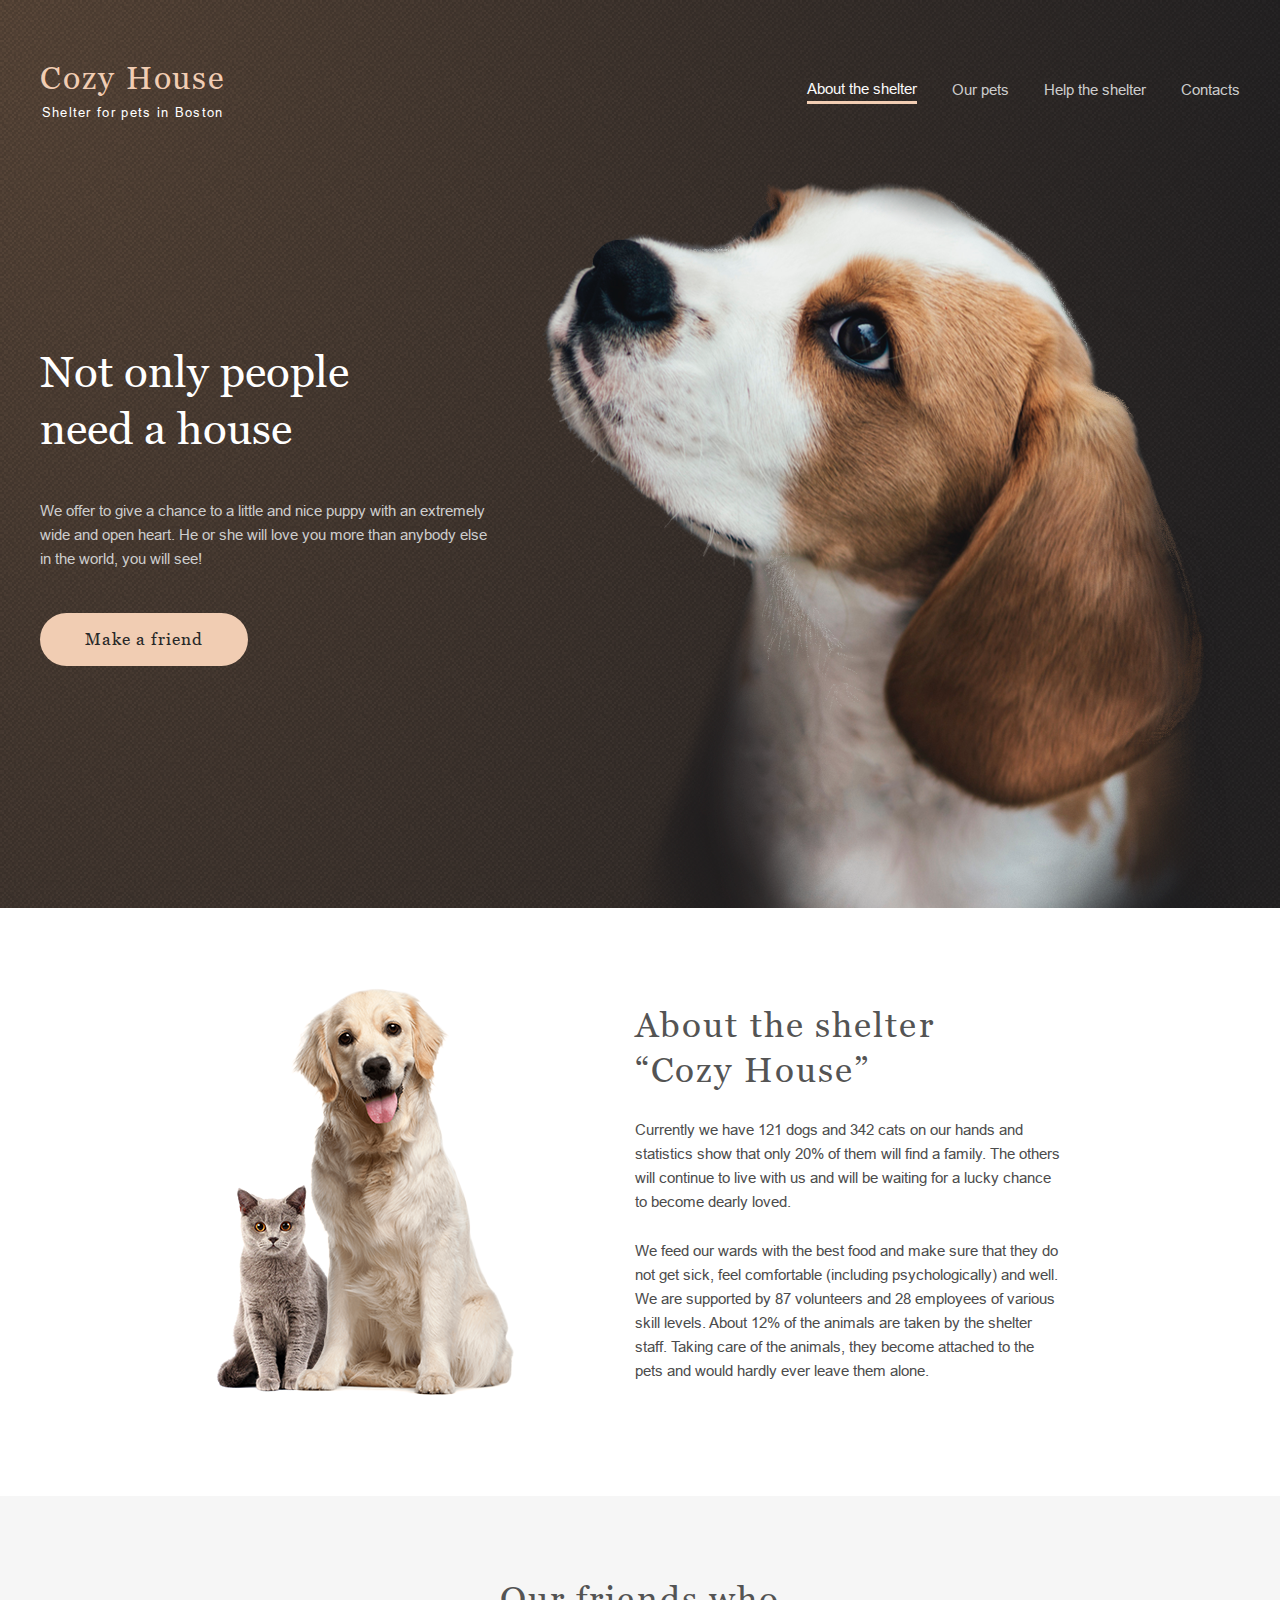
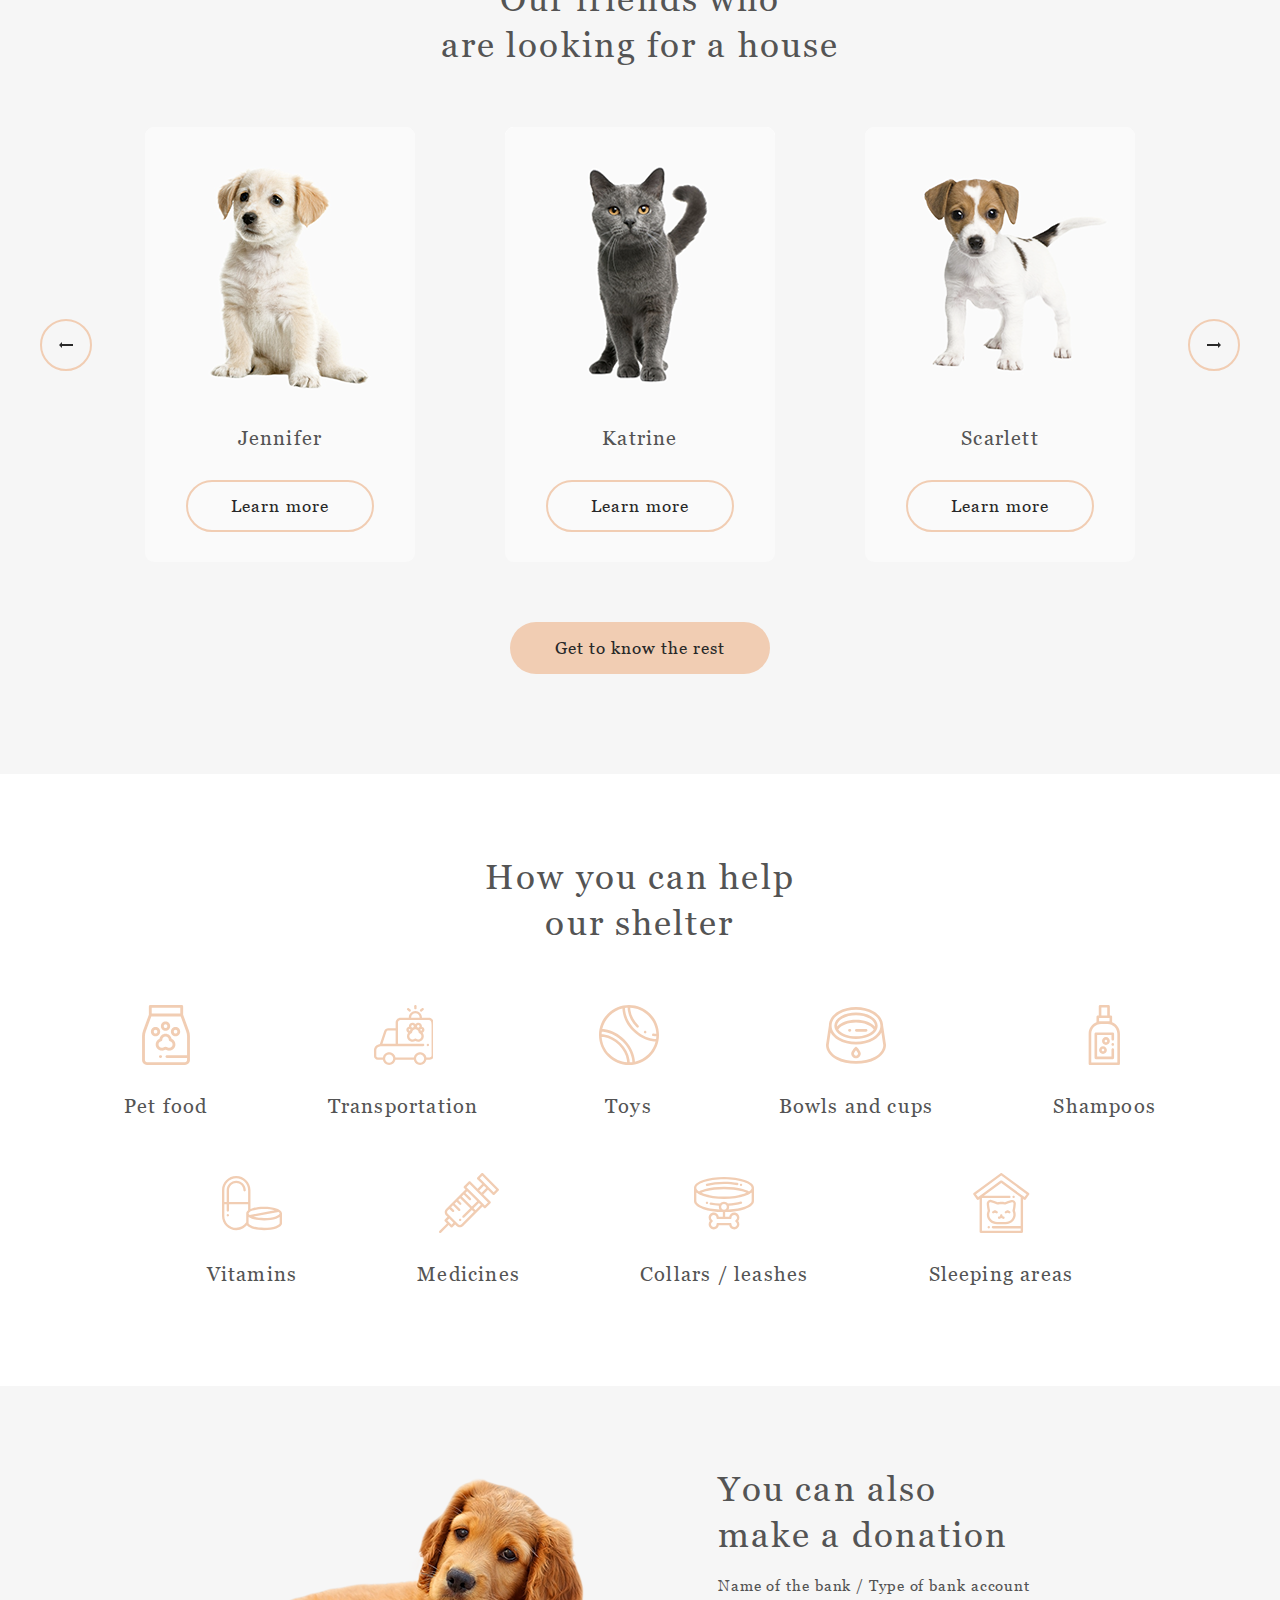
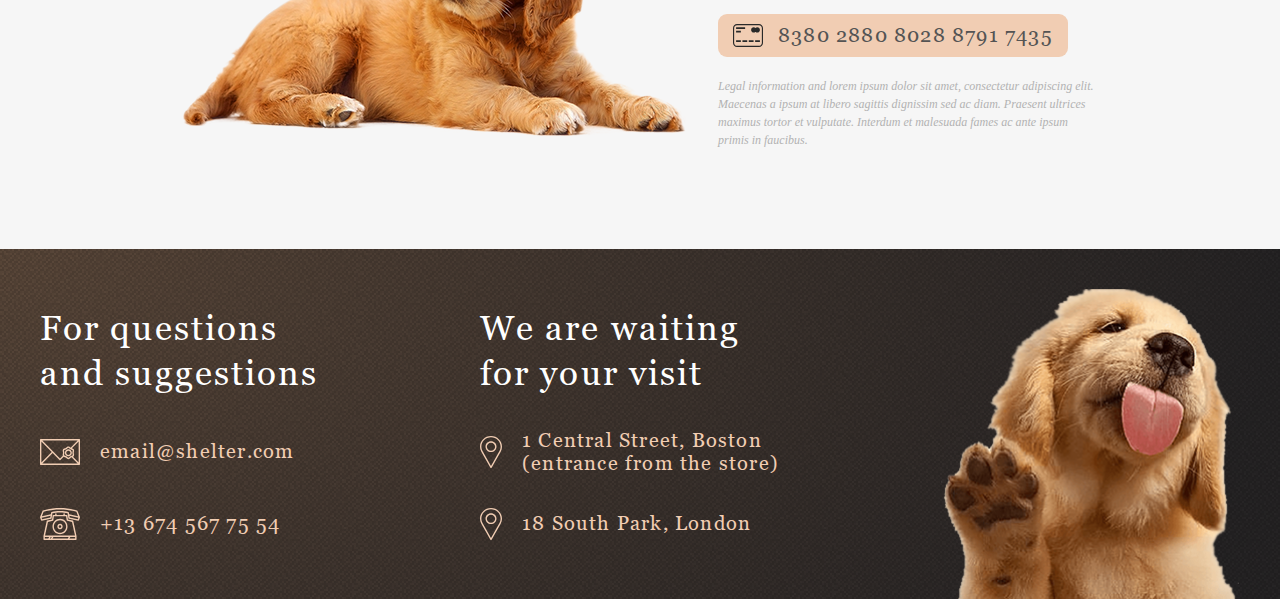
<file: shelter/pages/main/index.html>
<!DOCTYPE html>
<html lang="en">
    <head>
        <meta charset="UTF-8" />
        <meta http-equiv="X-UA-Compatible" content="IE=edge" />
        <meta name="viewport" content="width=device-width, initial-scale=1.0" />
        <title>Shelter</title>

        <link rel="stylesheet" href="./styles/main.css" />
        <link rel="shortcut icon" href="../../assets/favicon.ico" type="image/x-icon" />
    </head>
    <body>
        <header class="header lock-padding">
            <div class="container header-container">
                <div class="header__content">
                    <a class="logo" href="#">
                        <h1 class="title logo__title">Cozy House</h1>
                        <p class="subtitle logo__subtitle">Shelter for pets in Boston</p>
                    </a>
                    <nav class="main-nav">
                        <ul class="nav-list">
                            <li class="nav-list__item nav-list__item_active">
                                <a class="subtitle nav-list__link" href="#">About the shelter</a>
                            </li>
                            <li class="nav-list__item">
                                <a class="subtitle nav-list__link" href="../pets/index.html">Our pets</a>
                            </li>
                            <li class="nav-list__item">
                                <a class="subtitle nav-list__link" href="#help">Help the shelter</a>
                            </li>
                            <li class="nav-list__item">
                                <a class="subtitle nav-list__link" href="#footer">Contacts</a>
                            </li>
                        </ul>
                    </nav>
                    <div class="header__burger">
                        <span class="burger__line"></span>
                    </div>
                </div>
            </div>
        </header>
        <main class="main">
            <section class="start-screen-section lock-padding">
                <div class="container start-screen-container">
                    <div class="start-screen">
                        <div class="start-screen__content">
                            <h2 class="title title_light start-screen__title">Not only people<br />need a house</h2>
                            <p class="subtitle subtitle_light">
                                We offer to give a chance to a little and nice puppy with an extremely wide and open
                                heart. He or she will love you more than anybody else in the world, you will see!
                            </p>
                            <a href="#pets" class="button title button-title">Make a friend</a>
                        </div>
                        <picture>
                            <source
                                srcset="../../assets/images/start-screen-puppy-320.png"
                                type="image/png"
                                media="(max-width:767px)"
                            />
                            <source
                                srcset="../../assets/images/start-screen-puppy-768.png"
                                type="image/png"
                                media="(max-width:1279px)"
                            />
                            <img
                                class="start-screen__img"
                                src="../../assets/images/start-screen-puppy-1280.png"
                                alt="puppy"
                            />
                        </picture>
                    </div>
                </div>
            </section>
            <section class="about-section lock-padding">
                <div class="container about-container">
                    <div class="about">
                        <img class="about__img" src="../../assets/images/about-pets.png" alt="about-pets" />
                        <div class="about__content">
                            <h3 class="title about__title">About the shelter<br />“Cozy House”</h3>
                            <p class="subtitle about__description">
                                Currently we have 121 dogs and 342 cats on our hands and statistics show that only 20%
                                of them will find a family. The others will continue to live with us and will be waiting
                                for a lucky chance to become dearly loved.
                            </p>
                            <p class="subtitle about__description">
                                We feed our wards with the best food and make sure that they do not get sick, feel
                                comfortable (including psychologically) and well. We are supported by 87 volunteers and
                                28 employees of various skill levels. About 12% of the animals are taken by the shelter
                                staff. Taking care of the animals, they become attached to the pets and would hardly
                                ever leave them alone.
                            </p>
                        </div>
                    </div>
                </div>
            </section>
            <section class="pets-section lock-padding" id="pets">
                <div class="container pets-container">
                    <div class="pets">
                        <h3 class="title pets__title">Our friends who<br />are looking for a house</h3>
                        <div class="pets-slider">
                            <div class="round-button left-arrow"></div>
                            <div class="pets-slider-container">
                                <ul class="pets-slider__list"></ul>
                            </div>
                            <div class="round-button right-arrow"></div>
                        </div>
                        <a class="button title button-title" href="../pets/index.html">Get to know the rest</a>
                    </div>
                </div>
            </section>
            <section class="help-section lock-padding" id="help">
                <div class="container help-container">
                    <div class="help">
                        <h3 class="title help__title">How you can help<br />our shelter</h3>
                        <ul class="help-list">
                            <li class="help-list__item">
                                <svg class="help-icon">
                                    <use xlink:href="../../assets/icons/help-icon-sprite.svg#icon-pet-food"></use>
                                </svg>
                                <h4 class="title help-icon__title">Pet food</h4>
                            </li>
                            <li class="help-list__item">
                                <svg class="help-icon">
                                    <use xlink:href="../../assets/icons/help-icon-sprite.svg#icon-transportation"></use>
                                </svg>
                                <h4 class="title help-icon__title">Transportation</h4>
                            </li>
                            <li class="help-list__item">
                                <svg class="help-icon">
                                    <use xlink:href="../../assets/icons/help-icon-sprite.svg#icon-toys"></use>
                                </svg>
                                <h4 class="title help-icon__title">Toys</h4>
                            </li>
                            <li class="help-list__item">
                                <svg class="help-icon">
                                    <use xlink:href="../../assets/icons/help-icon-sprite.svg#icon-bowls-and-cups"></use>
                                </svg>
                                <h4 class="title help-icon__title">Bowls and cups</h4>
                            </li>
                            <li class="help-list__item">
                                <svg class="help-icon">
                                    <use xlink:href="../../assets/icons/help-icon-sprite.svg#icon-shampoos"></use>
                                </svg>
                                <h4 class="title help-icon__title">Shampoos</h4>
                            </li>
                            <li class="help-list__item">
                                <svg class="help-icon">
                                    <use xlink:href="../../assets/icons/help-icon-sprite.svg#icon-vitamins"></use>
                                </svg>
                                <h4 class="title help-icon__title">Vitamins</h4>
                            </li>
                            <li class="help-list__item">
                                <svg class="help-icon">
                                    <use xlink:href="../../assets/icons/help-icon-sprite.svg#icon-medicines"></use>
                                </svg>
                                <h4 class="title help-icon__title">Medicines</h4>
                            </li>
                            <li class="help-list__item">
                                <svg class="help-icon">
                                    <use
                                        xlink:href="../../assets/icons/help-icon-sprite.svg#icon-collars-leashes"
                                    ></use>
                                </svg>
                                <h4 class="title help-icon__title">Collars / leashes</h4>
                            </li>
                            <li class="help-list__item">
                                <svg class="help-icon">
                                    <use xlink:href="../../assets/icons/help-icon-sprite.svg#icon-sleeping-area"></use>
                                </svg>
                                <h4 class="title help-icon__title">Sleeping areas</h4>
                            </li>
                        </ul>
                    </div>
                </div>
            </section>
            <section class="donation-section lock-padding">
                <div class="container donation-container">
                    <div class="donation">
                        <img class="donation__img" src="../../assets/images/donation-dog.png" alt="dog" />
                        <div class="donation__content">
                            <h3 class="title donation__title">You can also<br />make a donation</h3>
                            <h5 class="title donation__info">Name of the bank / Type of bank account</h5>
                            <div class="button donation-card">
                                <div class="donation-card__icon"></div>
                                <a class="donation-card__link" href="#"
                                    ><h4 class="title donation-card__number">8380 2880 8028 8791 7435</h4>
                                </a>
                            </div>
                            <p class="subtitle-s donation__additional-info">
                                Legal information and lorem ipsum dolor sit amet, consectetur adipiscing elit. Maecenas
                                a ipsum at libero sagittis dignissim sed ac diam. Praesent ultrices maximus tortor et
                                vulputate. Interdum et malesuada fames ac ante ipsum primis in faucibus.
                            </p>
                        </div>
                    </div>
                </div>
            </section>
        </main>
        <footer class="footer lock-padding" id="footer">
            <div class="container footer-container">
                <div class="footer-content">
                    <div class="footer-content__item contacts">
                        <h3 class="title title_light cotacts__title">For questions and suggestions</h3>
                        <a class="contacts__email" href="mailto:email@shelter.com">
                            <div class="email-icon"></div>
                            <h4 class="title email-link">email@shelter.com</h4>
                        </a>
                        <a class="contacts__tel" href="tel:+136745677554">
                            <div class="tel-icon"></div>
                            <h4 class="title tel-link">+13 674 567 75 54</h4>
                        </a>
                    </div>
                    <div class="footer-content__item location">
                        <h3 class="title title_light location__title">We are waiting for your visit</h3>
                        <a class="location__item" target="_blank" href="https://goo.gl/maps/Nd3vCdR5hA9mJqNJ8">
                            <div class="location-icon"></div>
                            <h4 class="title location-address">
                                1 Central Street, Boston<br />(entrance from the store)
                            </h4>
                        </a>
                        <a class="location__item" target="_blank" href="https://goo.gl/maps/wVuwAP1SpZK8TBHQ6">
                            <div class="location-icon"></div>
                            <h4 class="title location-address">18 South Park, London</h4>
                        </a>
                    </div>
                    <img class="footer-content__img" src="../../assets/images/footer-puppy.png" alt="puppy" />
                </div>
            </div>
        </footer>

        <div class="popup popup_pets">
            <div class="popup__body">
                <div class="popup__content">
                    <button class="popup__close round-button"></button>
                </div>
            </div>
        </div>

        <script type="module" src="./scripts/index.js"></script>
    </body>
</html>
</file>
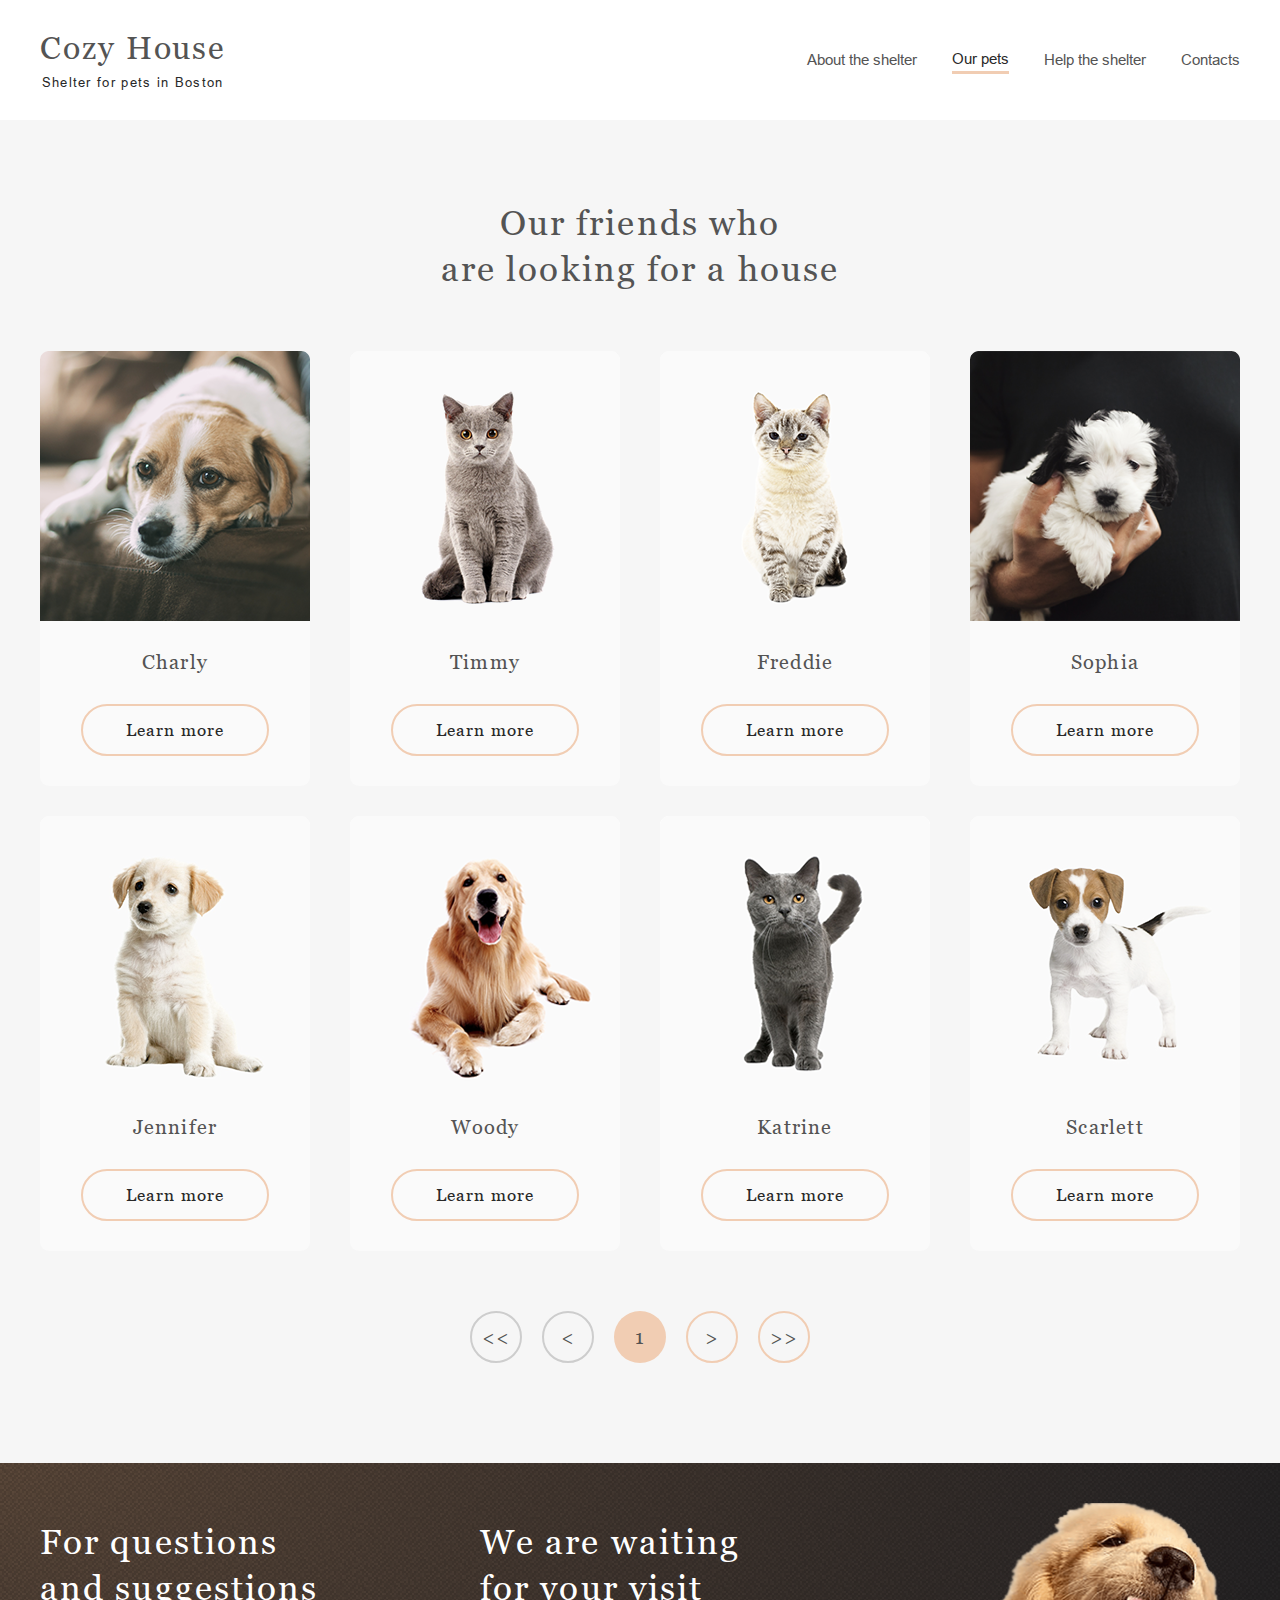
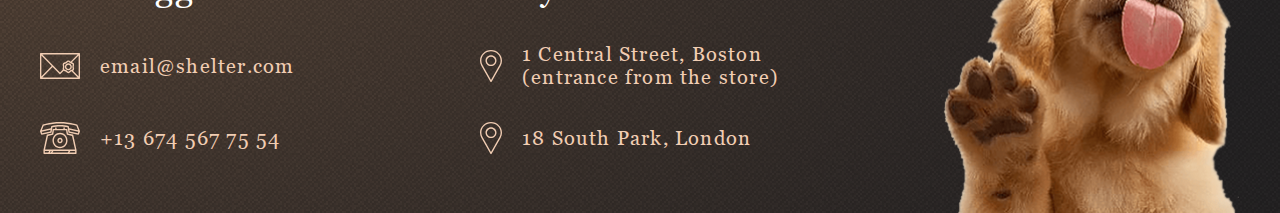
<file: shelter/pages/pets/index.html>
<!DOCTYPE html>
<html lang="en">
    <head>
        <meta charset="UTF-8" />
        <meta http-equiv="X-UA-Compatible" content="IE=edge" />
        <meta name="viewport" content="width=device-width, initial-scale=1.0" />
        <title>Shelter</title>

        <link rel="stylesheet" href="./styles/main.css" />
        <link rel="shortcut icon" href="../../assets/favicon.ico" type="image/x-icon" />
    </head>
    <body>
        <header class="header lock-padding">
            <div class="container header-container">
                <div class="header__content">
                    <a class="logo" href="../main/index.html">
                        <h1 class="title logo__title">Cozy House</h1>
                        <p class="subtitle logo__subtitle">Shelter for pets in Boston</p>
                    </a>
                    <nav class="main-nav">
                        <ul class="nav-list">
                            <li class="nav-list__item">
                                <a class="subtitle nav-list__link" href="../main/index.html"> About the shelter </a>
                            </li>
                            <li class="nav-list__item nav-list__item_active">
                                <a class="subtitle nav-list__link" href="#">Our pets</a>
                            </li>
                            <li class="nav-list__item">
                                <a class="subtitle nav-list__link" href="../main/index.html#help">Help the shelter</a>
                            </li>
                            <li class="nav-list__item">
                                <a class="subtitle nav-list__link" href="#footer">Contacts</a>
                            </li>
                        </ul>
                    </nav>
                    <div class="header__burger">
                        <span class="burger__line"></span>
                    </div>
                </div>
            </div>
        </header>
        <main class="main">
            <section class="pets-section lock-padding" id="pets">
                <div class="container pets-container">
                    <div class="pets">
                        <h3 class="title pets__title">Our friends who<br />are looking for a house</h3>
                        <div class="pets-slider">
                            <ul class="pets-slider__list"></ul>
                        </div>
                        <div class="pagination pets-pagination">
                            <div class="round-button round-button_nonactive pagination__first">
                                <h4 class="title"><<</h4>
                            </div>
                            <div class="round-button round-button_nonactive pagination__left">
                                <h4 class="title"><</h4>
                            </div>
                            <div class="round-button pagination__index">
                                <h4 class="title">1</h4>
                            </div>
                            <div class="round-button pagination__right">
                                <h4 class="title">></h4>
                            </div>
                            <div class="round-button pagination__last">
                                <h4 class="title">>></h4>
                            </div>
                        </div>
                    </div>
                </div>
            </section>
        </main>
        <footer class="footer lock-padding" id="footer">
            <div class="container footer-container">
                <div class="footer-content">
                    <div class="footer-content__item contacts">
                        <h3 class="title title_light cotacts__title">For questions and suggestions</h3>
                        <a class="contacts__email" href="mailto:email@shelter.com">
                            <div class="email-icon"></div>
                            <h4 class="title email-link">email@shelter.com</h4>
                        </a>
                        <a class="contacts__tel" href="tel:+136745677554">
                            <div class="tel-icon"></div>
                            <h4 class="title tel-link">+13 674 567 75 54</h4>
                        </a>
                    </div>
                    <div class="footer-content__item location">
                        <h3 class="title title_light location__title">We are waiting for your visit</h3>
                        <a class="location__item" target="_blank" href="https://goo.gl/maps/Nd3vCdR5hA9mJqNJ8">
                            <div class="location-icon"></div>
                            <h4 class="title location-address">
                                1 Central Street, Boston<br />(entrance from the store)
                            </h4>
                        </a>
                        <a class="location__item" target="_blank" href="https://goo.gl/maps/wVuwAP1SpZK8TBHQ6">
                            <div class="location-icon"></div>
                            <h4 class="title location-address">18 South Park, London</h4>
                        </a>
                    </div>
                    <img class="footer-content__img" src="../../assets/images/footer-puppy.png" alt="puppy" />
                </div>
            </div>
        </footer>

        <div class="popup popup_pets">
            <div class="popup__body">
                <div class="popup__content">
                    <button class="popup__close round-button"></button>
                </div>
            </div>
        </div>

        <script type="module" src="./scripts/index.js"></script>
    </body>
</html>
</file>
<file: shelter/pages/main/styles/main.css>
@charset "UTF-8";
/* Указываем box sizing */
*,
*::before,
*::after {
  -webkit-box-sizing: border-box;
          box-sizing: border-box;
  -webkit-transition: all 0.2s ease-in;
  transition: all 0.2s ease-in;
}

/* Убираем внутренние отступы */
ul[class],
ol[class] {
  padding: 0;
}

/* Убираем внешние отступы */
body,
h1,
h2,
h3,
h4,
h5,
h6,
p,
ul[class],
ol[class],
li,
figure,
figcaption,
blockquote,
dl,
dd {
  margin: 0;
}

/* Удаляем стандартную стилизацию для всех ul и il, у которых есть атрибут class*/
ul[class],
ol[class] {
  list-style: none;
}

/* Элементы a, у которых нет класса, сбрасываем до дефолтных стилей */
a:not([class]) {
  text-decoration-skip-ink: auto;
}

/* Упрощаем работу с изображениями */
img {
  max-width: 100%;
  display: block;
}

/* Указываем понятную периодичность в потоке данных у article*/
article > * + * {
  margin-top: 1em;
}

/* Наследуем шрифты для инпутов и кнопок */
input,
button,
textarea,
select {
  font: inherit;
}

@font-face {
  font-family: Arial;
  src: url("../../../assets/fonts/arial.ttf");
}

@font-face {
  font-family: Georgia;
  src: url("../../../assets/fonts/georgia.ttf");
}

.title {
  margin: 0;
  font-family: 'Georgia';
  font-style: normal;
  font-weight: 400;
  font-size: 35px;
  line-height: 130%;
  letter-spacing: 0.06em;
  color: #545454;
}

@media (max-width: 767px) {
  .title {
    text-align: center;
    font-size: calc(25px + 10 * ((100vw - 320px) / 448));
  }
}

.button-title {
  font-size: 17px;
  text-decoration: none;
}

h2.title {
  font-size: 44px;
  letter-spacing: normal;
}

@media (max-width: 767px) {
  h2.title {
    font-size: calc(25px + 19 * ((100vw - 320px) / 448));
    letter-spacing: 0.06em;
  }
}

h4.title {
  font-size: 20px;
  line-height: 115%;
}

h5.title {
  font-size: 15px;
  line-height: 110%;
}

.title_light {
  color: #ffffff;
}

.subtitle {
  font-family: 'Arial';
  font-style: normal;
  font-weight: 400;
  font-size: 15px;
  line-height: 160%;
  color: #4C4C4C;
}

.subtitle-s {
  font-style: italic;
  font-size: 12px;
  line-height: 150%;
  color: #B2B2B2;
}

.subtitle_light {
  color: #CDCDCD;
}

html {
  scroll-behavior: smooth;
}

body {
  min-height: 100vh;
  padding: 0;
  line-height: 1.5;
  text-rendering: optimizeSpeed;
  -webkit-transition: none;
  transition: none;
}

.body_lock {
  position: fixed;
  left: 0;
  top: 0;
  width: 100%;
  overflow: hidden;
}

.lock-padding {
  -webkit-transition: padding 0s;
  transition: padding 0s;
}

.container {
  max-width: 1280px;
  margin: 0 auto;
  padding: 60px 40px;
}

@media (max-width: 1279px) {
  .container {
    padding-top: calc(30px + 30 * ((100vw - 768px) / 512));
    padding-left: calc(30px + 10 * ((100vw - 768px) / 512));
    padding-right: calc(30px + 10 * ((100vw - 768px) / 512));
  }
}

@media (max-width: 767px) {
  .container {
    padding-top: 30px;
    padding-left: calc(10px + 20 * ((100vw - 320px) / 448));
    padding-right: calc(10px + 20 * ((100vw - 320px) / 448));
  }
}

.button {
  padding: 15px 45px;
  border: none;
  border-radius: 100px;
  color: #292929;
  background-color: #F1CDB3;
  cursor: pointer;
  text-decoration: none;
}

.button:hover {
  background-color: #FDDCC4;
}

.button-not-fill {
  padding: 13px 43px;
  border: 2px solid #F1CDB3;
  border-radius: 100px;
  color: #292929;
  background-color: transparent;
  cursor: pointer;
  text-decoration: none;
}

.button-not-fill:hover {
  border: 2px solid #FDDCC4;
  background-color: #FDDCC4;
}

.round-button {
  display: -webkit-box;
  display: -ms-flexbox;
  display: flex;
  -webkit-box-pack: center;
      -ms-flex-pack: center;
          justify-content: center;
  -webkit-box-align: center;
      -ms-flex-align: center;
          align-items: center;
  -webkit-box-orient: horizontal;
  -webkit-box-direction: normal;
      -ms-flex-direction: row;
          flex-direction: row;
  width: 52px;
  height: 52px;
  padding: 24px;
  border: 2px solid #F1CDB3;
  border-radius: 50%;
  background-color: transparent;
  background-repeat: no-repeat;
  background-position: center;
  cursor: pointer;
  text-decoration: none;
}

.round-button:hover {
  border: 2px solid #FDDCC4;
  background-color: #FDDCC4;
}

.round-button:active {
  border: 2px solid #F1CDB3;
  background-color: #F1CDB3;
}

.popup {
  position: fixed;
  z-index: 1;
  top: 0;
  bottom: 0;
  left: 0;
  right: 0;
  width: 100vw;
  height: 100vh;
  background: rgba(41, 41, 41, 0.6);
  -webkit-transition: all 0.2s ease-in, height 0s;
  transition: all 0.2s ease-in, height 0s;
  z-index: -1;
  opacity: 0;
  visibility: hidden;
  overflow-y: auto;
  overflow-x: hidden;
}

.popup__body {
  display: -webkit-box;
  display: -ms-flexbox;
  display: flex;
  -webkit-box-pack: center;
      -ms-flex-pack: center;
          justify-content: center;
  -webkit-box-align: center;
      -ms-flex-align: center;
          align-items: center;
  -webkit-box-orient: vertical;
  -webkit-box-direction: normal;
      -ms-flex-direction: column;
          flex-direction: column;
  min-height: 100%;
}

.popup__body_hover {
  border: 2px solid #FDDCC4;
  background-color: #FDDCC4;
}

.popup__content {
  position: relative;
  display: -webkit-box;
  display: -ms-flexbox;
  display: flex;
  -webkit-box-pack: start;
      -ms-flex-pack: start;
          justify-content: flex-start;
  -webkit-box-align: center;
      -ms-flex-align: center;
          align-items: center;
  -webkit-box-orient: horizontal;
  -webkit-box-direction: normal;
      -ms-flex-direction: row;
          flex-direction: row;
  width: 900px;
  border-radius: 9px;
  background-color: #FAFAFA;
  -webkit-box-shadow: 0px 2px 35px 14px rgba(13, 13, 13, 0.04);
          box-shadow: 0px 2px 35px 14px rgba(13, 13, 13, 0.04);
}

@media (max-width: 1279px) {
  .popup__content {
    width: calc(630px + 270 * ((100vw - 768px) / 512));
  }
}

@media (max-width: 767px) {
  .popup__content {
    width: 240px;
    min-height: 341px;
  }
}

.popup__close {
  position: absolute;
  top: -52px;
  right: -52px;
  background-image: url("../../../assets/icons/close.svg");
}

@media (max-width: 767px) {
  .popup__close {
    right: calc(-31px + -21 * ((100vw - 320px) / 448));
  }
}

.popup__img {
  width: 500px;
  height: 500px;
  border-radius: 9px;
}

@media (max-width: 1279px) {
  .popup__img {
    width: calc(350px + 150 * ((100vw - 768px) / 512));
    height: calc(350px + 150 * ((100vw - 768px) / 512));
  }
}

@media (max-width: 767px) {
  .popup__img {
    display: none;
  }
}

.popup__title {
  color: black;
}

@media (max-width: 767px) {
  .popup__title {
    font-size: 35px;
  }
}

.popup__text {
  display: -webkit-box;
  display: -ms-flexbox;
  display: flex;
  -webkit-box-pack: start;
      -ms-flex-pack: start;
          justify-content: flex-start;
  -webkit-box-align: start;
      -ms-flex-align: start;
          align-items: flex-start;
  -webkit-box-orient: vertical;
  -webkit-box-direction: normal;
      -ms-flex-direction: column;
          flex-direction: column;
  -ms-flex-item-align: start;
      align-self: flex-start;
  row-gap: 10px;
  padding: 50px 20px 10px 30px;
}

.popup__text .pet-breed,
.popup__text .pet-description,
.popup__text .pet-list-data__item {
  color: black;
}

.popup__text .pet-description {
  padding: 30px 0;
}

.popup__text .pet-list-data-container {
  padding-left: 14px;
  list-style: disc;
}

.popup__text .pet-list-data-container .pet-list-data {
  color: #F1CDB3;
}

.popup__text .pet-list-data-container .pet-list-data__item {
  display: block;
  padding-bottom: 10px;
}

@media (max-width: 1279px) {
  .popup__text {
    padding-top: calc(10px + 40 * ((100vw - 768px) / 512));
    padding-left: calc(10px + 10 * ((100vw - 768px) / 512));
    padding-right: calc(10px + 20 * ((100vw - 768px) / 512));
  }
  .popup__text .pet-description {
    font-size: 13px;
    padding-top: calc(10px + 20 * ((100vw - 768px) / 512));
    padding-bottom: calc(10px + 20 * ((100vw - 768px) / 512));
  }
  .popup__text .pet-list-data__item {
    padding-bottom: 5px;
  }
}

@media (max-width: 767px) {
  .popup__text {
    -webkit-box-pack: center;
        -ms-flex-pack: center;
            justify-content: center;
    -webkit-box-align: center;
        -ms-flex-align: center;
            align-items: center;
    padding: 10px;
  }
  .popup__text .pet-description {
    -ms-flex-item-align: start;
        align-self: flex-start;
    text-align: justify;
  }
  .popup__text .pet-list-data-container {
    -ms-flex-item-align: start;
        align-self: flex-start;
  }
  .popup__text .pet-list-data-container .pet-list-data__item {
    text-align: start;
  }
}

.popup_open {
  z-index: 100;
  opacity: 1;
  visibility: visible;
}

@media (max-width: 767px) {
  .header-container {
    padding-right: 53px;
    height: 150px;
    -webkit-transition: all 0.2s ease-in, height 0s 0.2s;
    transition: all 0.2s ease-in, height 0s 0.2s;
  }
}

.header {
  position: absolute;
  z-index: 1;
  top: 0;
  left: 0;
  right: 0;
  width: 100%;
}

.header__content {
  display: -webkit-box;
  display: -ms-flexbox;
  display: flex;
  -webkit-box-pack: justify;
      -ms-flex-pack: justify;
          justify-content: space-between;
  -webkit-box-align: center;
      -ms-flex-align: center;
          align-items: center;
  -webkit-box-orient: horizontal;
  -webkit-box-direction: normal;
      -ms-flex-direction: row;
          flex-direction: row;
  width: 100%;
}

.header__burger {
  position: absolute;
  z-index: -1;
  width: 0;
  height: 0;
  visibility: hidden;
  cursor: pointer;
}

.header__burger:hover {
  color: #FDDCC4;
}

.header__burger span, .header__burger:after, .header__burger:before {
  position: absolute;
  left: 0;
  width: 100%;
  height: 2px;
  background-color: #f1cdb3;
}

.header__burger span {
  top: 10px;
}

.header__burger:after, .header__burger:before {
  content: '';
}

.header__burger:after {
  bottom: 0;
}

.header__burger:before {
  top: 0;
}

@media (max-width: 767px) {
  .header__burger {
    position: relative;
    z-index: 11;
    width: 30px;
    height: 22px;
    visibility: visible;
  }
  .header .blackout {
    position: fixed;
    z-index: 1;
    top: 0;
    bottom: 0;
    left: 0;
    right: 0;
    width: 100vw;
    height: 100vh;
    background: rgba(41, 41, 41, 0.6);
    -webkit-transition: all 0.2s ease-in, height 0s;
    transition: all 0.2s ease-in, height 0s;
  }
  .header__content_open {
    width: 257px;
    margin-left: calc(0px + 426.094 * ((100vw - 320px) / 448));
  }
  .header__burger_active {
    -webkit-transform: rotate(-90deg);
            transform: rotate(-90deg);
  }
  .header__content .main-nav {
    position: fixed;
    z-index: 10;
    top: 0;
    bottom: 0;
    right: 0;
    display: -webkit-box;
    display: -ms-flexbox;
    display: flex;
    -webkit-box-pack: center;
        -ms-flex-pack: center;
            justify-content: center;
    -webkit-box-align: center;
        -ms-flex-align: center;
            align-items: center;
    -webkit-box-orient: horizontal;
    -webkit-box-direction: normal;
        -ms-flex-direction: row;
            flex-direction: row;
    width: 320px;
    height: 100vh;
    background-color: #292929;
    -webkit-transform: translate(320px);
            transform: translate(320px);
  }
  .header__content .main-nav .nav-list {
    -webkit-box-orient: vertical;
    -webkit-box-direction: normal;
        -ms-flex-direction: column;
            flex-direction: column;
    row-gap: 40px;
    width: 100%;
  }
  .header__content .main-nav .nav-list .subtitle {
    font-size: 32px;
  }
  .header__content .main-nav_open {
    -webkit-transform: translate(0);
            transform: translate(0);
    overflow-y: auto;
  }
}

.logo {
  position: relative;
  z-index: 11;
  display: -webkit-box;
  display: -ms-flexbox;
  display: flex;
  -webkit-box-pack: justify;
      -ms-flex-pack: justify;
          justify-content: space-between;
  -webkit-box-align: center;
      -ms-flex-align: center;
          align-items: center;
  -webkit-box-orient: vertical;
  -webkit-box-direction: normal;
      -ms-flex-direction: column;
          flex-direction: column;
  height: 60px;
  cursor: pointer;
  text-decoration: none;
}

.logo:hover .logo__title {
  color: #FDDCC4;
}

.logo__title {
  font-size: 32px;
  line-height: 110%;
  color: #f1cdb3;
}

.logo__subtitle {
  font-size: 13px;
  line-height: 15px;
  letter-spacing: 0.1em;
  color: #ffffff;
}

.nav-list {
  display: -webkit-box;
  display: -ms-flexbox;
  display: flex;
  -webkit-box-pack: justify;
      -ms-flex-pack: justify;
          justify-content: space-between;
  -webkit-box-align: center;
      -ms-flex-align: center;
          align-items: center;
  -webkit-box-orient: horizontal;
  -webkit-box-direction: normal;
      -ms-flex-direction: row;
          flex-direction: row;
  -webkit-column-gap: 35px;
          column-gap: 35px;
  list-style: none;
}

.nav-list__link {
  color: #CDCDCD;
  text-decoration: none;
  cursor: pointer;
}

.nav-list__link:hover {
  color: #ffffff;
}

.nav-list__item {
  position: relative;
}

.nav-list__item_active {
  border-bottom: 3px solid #f1cdb3;
}

.nav-list__item_active .nav-list__link {
  color: #FAFAFA;
}

.start-screen-section {
  padding-top: 180px;
  background: url("../../../assets/images/noise_transparent@2x.png"), radial-gradient(100% 215.42% at 0% 0%, #5B483A 0%, #262425 100%), #211F20;
  background-repeat: repeat;
}

@media (max-width: 1279px) {
  .start-screen-section {
    padding-top: calc(150px + 30 * ((100vw - 768px) / 512));
  }
}

@media (max-width: 767px) {
  .start-screen-section {
    padding-top: 150px;
  }
}

.start-screen-container {
  padding-top: 0;
  padding-bottom: 0;
}

@media (max-width: 1279px) {
  .start-screen-container {
    padding-left: calc(100px + 202 * ((100vw - 768px) / 512));
    padding-right: calc(100px + 202 * ((100vw - 768px) / 512));
  }
}

@media (max-width: 767px) {
  .start-screen-container {
    padding-left: calc(10px + 90 * ((100vw - 320px) / 448));
    padding-right: calc(10px + 90 * ((100vw - 320px) / 448));
  }
}

.start-screen {
  display: -webkit-box;
  display: -ms-flexbox;
  display: flex;
  -webkit-box-pack: justify;
      -ms-flex-pack: justify;
          justify-content: space-between;
  -webkit-box-align: start;
      -ms-flex-align: start;
          align-items: flex-start;
  -webkit-box-orient: horizontal;
  -webkit-box-direction: normal;
      -ms-flex-direction: row;
          flex-direction: row;
  -webkit-column-gap: 42px;
          column-gap: 42px;
}

.start-screen__content {
  display: -webkit-box;
  display: -ms-flexbox;
  display: flex;
  -webkit-box-pack: justify;
      -ms-flex-pack: justify;
          justify-content: space-between;
  -webkit-box-align: start;
      -ms-flex-align: start;
          align-items: flex-start;
  -webkit-box-orient: vertical;
  -webkit-box-direction: normal;
      -ms-flex-direction: column;
          flex-direction: column;
  row-gap: 42px;
  padding-top: 163px;
}

.start-screen__img {
  position: relative;
  max-width: none;
}

@media (max-width: 1279px) {
  .start-screen {
    -webkit-box-orient: vertical;
    -webkit-box-direction: normal;
        -ms-flex-direction: column;
            flex-direction: column;
    row-gap: 100px;
  }
  .start-screen__content {
    padding-top: 0;
    padding-left: calc(54px + 54 * ((100vw - 768px) / 512));
    padding-right: calc(54px + 54 * ((100vw - 768px) / 512));
  }
  .start-screen__content .button {
    -ms-flex-item-align: center;
        -ms-grid-row-align: center;
        align-self: center;
  }
  .start-screen__img {
    left: calc(70px + 210 * ((100vw - 768px) / 512));
  }
}

@media (max-width: 767px) {
  .start-screen {
    row-gap: 105px;
    text-align: center;
  }
  .start-screen__content {
    -webkit-box-align: center;
        -ms-flex-align: center;
            align-items: center;
    padding-left: calc(0px + 54 * ((100vw - 320px) / 448));
    padding-right: calc(0px + 54 * ((100vw - 320px) / 448));
  }
  .start-screen__img {
    left: calc(40px + 240 * ((100vw - 320px) / 448));
  }
}

.about-container {
  padding: 80px 40px 100px 40px;
}

@media (max-width: 1279px) {
  .about-container {
    padding-left: calc(169px + -129 * ((100vw - 1180px) / 100));
    padding-right: calc(169px + -129 * ((100vw - 1180px) / 100));
  }
}

@media (max-width: 1179px) {
  .about-container {
    padding-left: 169px;
    padding-right: 169px;
  }
}

@media (max-width: 767px) {
  .about-container {
    padding-top: calc(42px + 38 * ((100vw - 320px) / 448));
    padding-bottom: calc(42px + 38 * ((100vw - 320px) / 448));
    padding-left: calc(10px + 159 * ((100vw - 320px) / 448));
    padding-right: calc(10px + 159 * ((100vw - 320px) / 448));
  }
}

.about {
  display: -webkit-box;
  display: -ms-flexbox;
  display: flex;
  -webkit-box-pack: center;
      -ms-flex-pack: center;
          justify-content: center;
  -webkit-box-align: center;
      -ms-flex-align: center;
          align-items: center;
  -webkit-box-orient: horizontal;
  -webkit-box-direction: normal;
      -ms-flex-direction: row;
          flex-direction: row;
  -webkit-column-gap: 120px;
          column-gap: 120px;
  padding: 0 175px;
}

.about__content {
  display: -webkit-box;
  display: -ms-flexbox;
  display: flex;
  -webkit-box-pack: justify;
      -ms-flex-pack: justify;
          justify-content: space-between;
  -webkit-box-align: start;
      -ms-flex-align: start;
          align-items: flex-start;
  -webkit-box-orient: vertical;
  -webkit-box-direction: normal;
      -ms-flex-direction: column;
          flex-direction: column;
  row-gap: 25px;
}

@media (max-width: 1279px) {
  .about {
    padding-left: calc(0px + 175 * ((100vw - 1180px) / 100));
    padding-right: calc(0px + 175 * ((100vw - 1180px) / 100));
  }
}

@media (max-width: 1179px) {
  .about {
    -webkit-box-orient: vertical;
    -webkit-box-direction: normal;
        -ms-flex-direction: column;
            flex-direction: column;
    row-gap: 80px;
    padding-left: calc(0px + 206 * ((100vw - 768px) / 412));
    padding-right: calc(0px + 206 * ((100vw - 768px) / 412));
  }
  .about__img {
    -ms-flex-item-align: center;
        -ms-grid-row-align: center;
        align-self: center;
    -webkit-box-ordinal-group: 3;
        -ms-flex-order: 2;
            order: 2;
  }
}

@media (max-width: 767px) {
  .about {
    text-align: justify;
    row-gap: calc(42px + 38 * ((100vw - 320px) / 448));
    padding-left: calc(15px + -15 * ((100vw - 320px) / 448));
    padding-right: calc(15px + -15 * ((100vw - 320px) / 448));
  }
  .about__content {
    -webkit-box-align: center;
        -ms-flex-align: center;
            align-items: center;
    row-gap: 22px;
  }
  .about__title {
    padding-bottom: 3px;
  }
  .about__img {
    width: calc(260px + 40 * ((100vw - 320px) / 448));
  }
}

.pets-section {
  background-color: #F6F6F6;
}

.pets-container {
  padding: 80px 40px 100px 40px;
}

@media (max-width: 1279px) {
  .pets-container {
    padding-left: calc(30px + 256 * ((100vw - 768px) / 512));
    padding-right: calc(30px + 256 * ((100vw - 768px) / 512));
  }
}

@media (max-width: 767px) {
  .pets-container {
    padding-top: calc(42px + 38 * ((100vw - 320px) / 448));
    padding-bottom: calc(42px + 38 * ((100vw - 320px) / 448));
    padding-left: calc(10px + 224 * ((100vw - 320px) / 448));
    padding-right: calc(10px + 224 * ((100vw - 320px) / 448));
  }
}

.pets {
  display: -webkit-box;
  display: -ms-flexbox;
  display: flex;
  -webkit-box-pack: justify;
      -ms-flex-pack: justify;
          justify-content: space-between;
  -webkit-box-align: center;
      -ms-flex-align: center;
          align-items: center;
  -webkit-box-orient: vertical;
  -webkit-box-direction: normal;
      -ms-flex-direction: column;
          flex-direction: column;
  row-gap: 60px;
}

.pets__title {
  text-align: center;
}

@media (max-width: 767px) {
  .pets {
    row-gap: calc(42px + 18 * ((100vw - 320px) / 448));
  }
}

@-webkit-keyframes move-right {
  from {
    left: 0;
  }
  to {
    left: -1080px;
  }
}

@keyframes move-right {
  from {
    left: 0;
  }
  to {
    left: -1080px;
  }
}

@-webkit-keyframes move-right-medium {
  from {
    left: 0;
  }
  to {
    left: -620px;
  }
}

@keyframes move-right-medium {
  from {
    left: 0;
  }
  to {
    left: -620px;
  }
}

@-webkit-keyframes move-right-small {
  from {
    left: 0;
  }
  to {
    left: -310px;
  }
}

@keyframes move-right-small {
  from {
    left: 0;
  }
  to {
    left: -310px;
  }
}

@-webkit-keyframes move-left {
  from {
    left: -1080px;
  }
  to {
    left: 0;
  }
}

@keyframes move-left {
  from {
    left: -1080px;
  }
  to {
    left: 0;
  }
}

@-webkit-keyframes move-left-medium {
  from {
    left: -620px;
  }
  to {
    left: 0;
  }
}

@keyframes move-left-medium {
  from {
    left: -620px;
  }
  to {
    left: 0;
  }
}

@-webkit-keyframes move-left-small {
  from {
    left: -310px;
  }
  to {
    left: 0;
  }
}

@keyframes move-left-small {
  from {
    left: -310px;
  }
  to {
    left: 0;
  }
}

.pets-slider {
  display: -webkit-box;
  display: -ms-flexbox;
  display: flex;
  -webkit-box-pack: center;
      -ms-flex-pack: center;
          justify-content: center;
  -webkit-box-align: center;
      -ms-flex-align: center;
          align-items: center;
  -webkit-box-orient: horizontal;
  -webkit-box-direction: normal;
      -ms-flex-direction: row;
          flex-direction: row;
  -webkit-column-gap: 53px;
          column-gap: 53px;
  width: 100%;
}

.pets-slider-container {
  overflow: hidden;
}

.pets-slider__list {
  position: relative;
  display: -webkit-box;
  display: -ms-flexbox;
  display: flex;
  -webkit-box-pack: start;
      -ms-flex-pack: start;
          justify-content: flex-start;
  -webkit-box-align: center;
      -ms-flex-align: center;
          align-items: center;
  -webkit-box-orient: horizontal;
  -webkit-box-direction: normal;
      -ms-flex-direction: row;
          flex-direction: row;
  -webkit-column-gap: 90px;
          column-gap: 90px;
}

.pets-slider__list_right {
  left: -1080px;
  -webkit-animation-name: move-right;
          animation-name: move-right;
  -webkit-animation-duration: 0.2s;
          animation-duration: 0.2s;
}

.pets-slider__list_left {
  left: 0px;
  -webkit-animation-name: move-left;
          animation-name: move-left;
  -webkit-animation-duration: 0.2s;
          animation-duration: 0.2s;
}

@media (max-width: 1279px) {
  .pets-slider {
    -webkit-column-gap: 12px;
            column-gap: 12px;
  }
  .pets-slider__list {
    -webkit-column-gap: 40px;
            column-gap: 40px;
  }
  .pets-slider__list_right {
    left: -620px;
    -webkit-animation-name: move-right-medium;
            animation-name: move-right-medium;
  }
  .pets-slider__list_left {
    -webkit-animation-name: move-left-medium;
            animation-name: move-left-medium;
  }
}

@media (max-width: 767px) {
  .pets-slider {
    -ms-flex-wrap: wrap;
        flex-wrap: wrap;
    gap: 20px 80px;
  }
  .pets-slider-container {
    margin: 0 15px;
  }
  .pets-slider__list {
    -webkit-box-ordinal-group: 2;
        -ms-flex-order: 1;
            order: 1;
  }
  .pets-slider__list_right {
    left: -310px;
    -webkit-animation-name: move-right-small;
            animation-name: move-right-small;
  }
  .pets-slider__list_left {
    -webkit-animation-name: move-left-small;
            animation-name: move-left-small;
  }
}

.left-arrow {
  background-image: url("../../../assets/icons/left-arrow.svg");
}

@media (max-width: 767px) {
  .left-arrow {
    -webkit-box-ordinal-group: 3;
        -ms-flex-order: 2;
            order: 2;
  }
}

.right-arrow {
  background-image: url("../../../assets/icons/right-arrow.svg");
}

@media (max-width: 767px) {
  .right-arrow {
    -webkit-box-ordinal-group: 4;
        -ms-flex-order: 3;
            order: 3;
  }
}

.pets-card {
  display: -webkit-box;
  display: -ms-flexbox;
  display: flex;
  -webkit-box-pack: justify;
      -ms-flex-pack: justify;
          justify-content: space-between;
  -webkit-box-align: center;
      -ms-flex-align: center;
          align-items: center;
  -webkit-box-orient: vertical;
  -webkit-box-direction: normal;
      -ms-flex-direction: column;
          flex-direction: column;
  -ms-flex-negative: 0;
      flex-shrink: 0;
  row-gap: 30px;
  width: 270px;
  min-height: 435px;
  padding-bottom: 30px;
  cursor: pointer;
  border-radius: 9px;
  background-color: #FAFAFA;
  -webkit-transition: all 0.5s linear;
  transition: all 0.5s linear;
  text-decoration: none;
}

.pets-card:hover {
  background-color: #ffffff;
  -webkit-box-shadow: 0px 2px 35px 14px rgba(13, 13, 13, 0.04);
          box-shadow: 0px 2px 35px 14px rgba(13, 13, 13, 0.04);
}

.pets-card:hover > .pets-card__button {
  border: 2px solid #F1CDB3;
  background-color: #F1CDB3;
}

.help-container {
  padding: 80px 40px 100px 40px;
}

@media (max-width: 1279px) {
  .help-container {
    padding-left: calc(69px + -29 * ((100vw - 768px) / 512));
    padding-right: calc(69px + -29 * ((100vw - 768px) / 512));
  }
}

@media (max-width: 767px) {
  .help-container {
    padding-top: calc(42px + 38 * ((100vw - 320px) / 448));
    padding-bottom: calc(42px + 38 * ((100vw - 320px) / 448));
    padding-left: calc(15px + 54 * ((100vw - 320px) / 448));
    padding-right: calc(15px + 54 * ((100vw - 320px) / 448));
  }
}

.help {
  display: -webkit-box;
  display: -ms-flexbox;
  display: flex;
  -webkit-box-pack: justify;
      -ms-flex-pack: justify;
          justify-content: space-between;
  -webkit-box-align: center;
      -ms-flex-align: center;
          align-items: center;
  -webkit-box-orient: vertical;
  -webkit-box-direction: normal;
      -ms-flex-direction: column;
          flex-direction: column;
  row-gap: 60px;
}

.help__title {
  text-align: center;
  -ms-flex-line-pack: center;
      align-content: center;
}

@media (max-width: 767px) {
  .help {
    row-gap: calc(42px + 18 * ((100vw - 320px) / 448));
  }
}

.help-list {
  display: -webkit-box;
  display: -ms-flexbox;
  display: flex;
  -webkit-box-pack: center;
      -ms-flex-pack: center;
          justify-content: center;
  -webkit-box-align: center;
      -ms-flex-align: center;
          align-items: center;
  -webkit-box-orient: horizontal;
  -webkit-box-direction: normal;
      -ms-flex-direction: row;
          flex-direction: row;
  gap: 55px 120px;
  -ms-flex-wrap: wrap;
      flex-wrap: wrap;
  padding: 0 87px;
}

.help-list__item {
  display: -webkit-box;
  display: -ms-flexbox;
  display: flex;
  -webkit-box-pack: justify;
      -ms-flex-pack: justify;
          justify-content: space-between;
  -webkit-box-align: center;
      -ms-flex-align: center;
          align-items: center;
  -webkit-box-orient: vertical;
  -webkit-box-direction: normal;
      -ms-flex-direction: column;
          flex-direction: column;
  row-gap: 30px;
}

@media (max-width: 1279px) {
  .help-list {
    -webkit-column-gap: calc(60px + 60 * ((100vw - 768px) / 512));
            column-gap: calc(60px + 60 * ((100vw - 768px) / 512));
    padding-left: calc(0px + 87 * ((100vw - 768px) / 512));
    padding-right: calc(0px + 87 * ((100vw - 768px) / 512));
  }
  .help-list__item {
    width: 170px;
  }
}

@media (max-width: 767px) {
  .help-list {
    -webkit-column-gap: calc(30px + 25 * ((100vw - 320px) / 448));
            column-gap: calc(30px + 25 * ((100vw - 320px) / 448));
    row-gap: calc(30px + 25 * ((100vw - 320px) / 448));
    padding: 0;
  }
  .help-list__item {
    row-gap: calc(20px + 10 * ((100vw - 320px) / 448));
    width: 130px;
  }
  .help-list__item h4.help-icon__title {
    font-size: calc(15px + 5 * ((100vw - 320px) / 448));
    line-height: 110%;
  }
}

@media (max-width: 320px) {
  .help-list {
    -webkit-box-pack: start;
        -ms-flex-pack: start;
            justify-content: flex-start;
  }
}

.help-icon {
  display: -webkit-box;
  display: -ms-flexbox;
  display: flex;
  -webkit-box-pack: center;
      -ms-flex-pack: center;
          justify-content: center;
  -webkit-box-align: center;
      -ms-flex-align: center;
          align-items: center;
  -webkit-box-orient: horizontal;
  -webkit-box-direction: normal;
      -ms-flex-direction: row;
          flex-direction: row;
  width: 60px;
  height: 60px;
}

@media (max-width: 767px) {
  .help-icon {
    width: calc(50px + 10 * ((100vw - 320px) / 448));
    height: calc(50px + 10 * ((100vw - 320px) / 448));
  }
}

.donation-section {
  background-color: #F6F6F6;
}

.donation-container {
  padding: 80px 183px 100px;
}

@media (max-width: 1279px) {
  .donation-container {
    padding-left: calc(131.5px + 256 * ((100vw - 768px) / 512));
    padding-right: calc(131.5px + 256 * ((100vw - 768px) / 512));
  }
}

@media (max-width: 767px) {
  .donation-container {
    padding-top: calc(42px + 38 * ((100vw - 320px) / 448));
    padding-bottom: calc(42px + 38 * ((100vw - 320px) / 448));
    padding-left: calc(10px + 121.5 * ((100vw - 320px) / 448));
    padding-right: calc(10px + 121.5 * ((100vw - 320px) / 448));
  }
}

.donation {
  display: -webkit-box;
  display: -ms-flexbox;
  display: flex;
  -webkit-box-pack: start;
      -ms-flex-pack: start;
          justify-content: flex-start;
  -webkit-box-align: center;
      -ms-flex-align: center;
          align-items: center;
  -webkit-box-orient: horizontal;
  -webkit-box-direction: normal;
      -ms-flex-direction: row;
          flex-direction: row;
  -webkit-column-gap: 30px;
          column-gap: 30px;
}

.donation__content {
  display: -webkit-box;
  display: -ms-flexbox;
  display: flex;
  -webkit-box-pack: justify;
      -ms-flex-pack: justify;
          justify-content: space-between;
  -webkit-box-align: start;
      -ms-flex-align: start;
          align-items: flex-start;
  -webkit-box-orient: vertical;
  -webkit-box-direction: normal;
      -ms-flex-direction: column;
          flex-direction: column;
  row-gap: 20px;
}

.donation__additional-info {
  max-width: 380px;
}

@media (max-width: 1279px) {
  .donation {
    -webkit-box-orient: vertical;
    -webkit-box-direction: normal;
        -ms-flex-direction: column;
            flex-direction: column;
    row-gap: 60px;
  }
  .donation__img {
    -webkit-box-ordinal-group: 3;
        -ms-flex-order: 2;
            order: 2;
    width: 100%;
  }
}

@media (max-width: 767px) {
  .donation {
    row-gap: calc(42px + 18 * ((100vw - 320px) / 448));
  }
  .donation__content {
    -webkit-box-align: center;
        -ms-flex-align: center;
            align-items: center;
  }
  .donation h5.donation__info {
    line-height: 160%;
    letter-spacing: 0.001em;
  }
  .donation__additional-info {
    padding: 0 10px;
    text-align: justify;
  }
  .donation__img {
    width: calc(260px + 245 * ((100vw - 320px) / 448));
  }
}

.donation-card {
  display: -webkit-box;
  display: -ms-flexbox;
  display: flex;
  -webkit-box-pack: center;
      -ms-flex-pack: center;
          justify-content: center;
  -webkit-box-align: center;
      -ms-flex-align: center;
          align-items: center;
  -webkit-box-orient: horizontal;
  -webkit-box-direction: normal;
      -ms-flex-direction: row;
          flex-direction: row;
  min-height: 23px;
  padding: 10px 15px;
  border-radius: 9px;
}

.donation-card__link {
  text-decoration: none;
}

.donation-card__number {
  text-align: center;
}

.donation-card__icon {
  width: 45px;
  height: 23px;
  padding-right: 15px;
  background-image: url("../../../assets/icons/credit-card.svg");
  background-repeat: no-repeat;
}

@media (max-width: 767px) {
  .donation-card h4.donation-card__number {
    font-size: calc(15px + 5 * ((100vw - 320px) / 448));
    line-height: 110%;
    letter-spacing: 0.06em;
  }
}

.footer {
  background: url("../../../assets/images/noise_transparent@2x.png"), radial-gradient(100% 215.42% at 0% 0%, #5B483A 0%, #262425 100%), #211F20;
  background-repeat: repeat;
}

.footer-container {
  padding: 40px 40px 0px;
}

@media (max-width: 1279px) {
  .footer-container {
    padding-top: calc(30px + 10 * ((100vw - 768px) / 512));
    padding-left: calc(30px + 10 * ((100vw - 768px) / 512));
    padding-right: calc(30px + 10 * ((100vw - 768px) / 512));
  }
}

@media (max-width: 767px) {
  .footer-container {
    padding-top: 30px;
    padding-left: calc(10px + 20 * ((100vw - 320px) / 448));
    padding-right: calc(10px + 20 * ((100vw - 320px) / 448));
  }
}

.footer-content {
  display: -webkit-box;
  display: -ms-flexbox;
  display: flex;
  -webkit-box-pack: justify;
      -ms-flex-pack: justify;
          justify-content: space-between;
  -webkit-box-align: start;
      -ms-flex-align: start;
          align-items: flex-start;
  -webkit-box-orient: horizontal;
  -webkit-box-direction: normal;
      -ms-flex-direction: row;
          flex-direction: row;
  gap: 65px 160px;
}

.footer-content a {
  text-decoration: none;
}

.footer-content__item {
  display: -webkit-box;
  display: -ms-flexbox;
  display: flex;
  -webkit-box-pack: justify;
      -ms-flex-pack: justify;
          justify-content: space-between;
  -webkit-box-align: start;
      -ms-flex-align: start;
          align-items: flex-start;
  -webkit-box-orient: vertical;
  -webkit-box-direction: normal;
      -ms-flex-direction: column;
          flex-direction: column;
  row-gap: 40px;
  margin-top: 16px;
}

@media (max-width: 1279px) {
  .footer-content {
    -webkit-box-pack: center;
        -ms-flex-pack: center;
            justify-content: center;
    -ms-flex-wrap: wrap;
        flex-wrap: wrap;
    gap: 65px 60px;
  }
  .footer-content__item {
    margin: 0;
  }
}

@media (max-width: 767px) {
  .footer-content {
    row-gap: calc(40px + 25 * ((100vw - 320px) / 448));
  }
  .footer-content__img {
    width: calc(260px + 40 * ((100vw - 320px) / 448));
  }
}

.contacts {
  max-width: 280px;
}

.contacts__email, .contacts__tel {
  display: -webkit-box;
  display: -ms-flexbox;
  display: flex;
  -webkit-box-pack: justify;
      -ms-flex-pack: justify;
          justify-content: space-between;
  -webkit-box-align: center;
      -ms-flex-align: center;
          align-items: center;
  -webkit-box-orient: horizontal;
  -webkit-box-direction: normal;
      -ms-flex-direction: row;
          flex-direction: row;
  -webkit-column-gap: 20px;
          column-gap: 20px;
  cursor: pointer;
}

@media (max-width: 767px) {
  .contacts {
    -webkit-box-align: center;
        -ms-flex-align: center;
            align-items: center;
  }
}

@media (max-width: 767px) {
  .contacts-title,
  .location__title {
    padding: 0 15px;
  }
}

.email-icon {
  width: 40px;
  height: 32px;
  background-image: url("../../../assets/icons/icon-email.svg");
}

.tel-icon {
  width: 40px;
  height: 32px;
  background-image: url("../../../assets/icons/icon-phone.svg");
}

.location {
  row-gap: 33px;
  max-width: 302px;
}

.location__item {
  display: -webkit-box;
  display: -ms-flexbox;
  display: flex;
  -webkit-box-pack: justify;
      -ms-flex-pack: justify;
          justify-content: space-between;
  -webkit-box-align: center;
      -ms-flex-align: center;
          align-items: center;
  -webkit-box-orient: horizontal;
  -webkit-box-direction: normal;
      -ms-flex-direction: row;
          flex-direction: row;
  -webkit-column-gap: 20px;
          column-gap: 20px;
  cursor: pointer;
  text-decoration: none;
}

@media (max-width: 767px) {
  .location {
    row-gap: calc(40px + -7 * ((100vw - 320px) / 448));
  }
  .location__title {
    -ms-flex-item-align: center;
        -ms-grid-row-align: center;
        align-self: center;
  }
}

.location-icon {
  width: 22px;
  height: 32px;
  background-image: url("../../../assets/icons/icon-marker.svg");
}

.email-icon, .tel-icon, .location-icon {
  background-repeat: no-repeat;
}

.email-link, .tel-link, .location-address {
  color: #f1cdb3;
}
/*# sourceMappingURL=main.css.map */
</file>
<file: shelter/pages/pets/styles/main.css>
@charset "UTF-8";
/* Указываем box sizing */
*,
*::before,
*::after {
  -webkit-box-sizing: border-box;
          box-sizing: border-box;
  -webkit-transition: all 0.2s ease-in;
  transition: all 0.2s ease-in;
}

/* Убираем внутренние отступы */
ul[class],
ol[class] {
  padding: 0;
}

/* Убираем внешние отступы */
body,
h1,
h2,
h3,
h4,
h5,
h6,
p,
ul[class],
ol[class],
li,
figure,
figcaption,
blockquote,
dl,
dd {
  margin: 0;
}

/* Удаляем стандартную стилизацию для всех ul и il, у которых есть атрибут class*/
ul[class],
ol[class] {
  list-style: none;
}

/* Элементы a, у которых нет класса, сбрасываем до дефолтных стилей */
a:not([class]) {
  text-decoration-skip-ink: auto;
}

/* Упрощаем работу с изображениями */
img {
  max-width: 100%;
  display: block;
}

/* Указываем понятную периодичность в потоке данных у article*/
article > * + * {
  margin-top: 1em;
}

/* Наследуем шрифты для инпутов и кнопок */
input,
button,
textarea,
select {
  font: inherit;
}

@font-face {
  font-family: Arial;
  src: url("../../../assets/fonts/arial.ttf");
}

@font-face {
  font-family: Georgia;
  src: url("../../../assets/fonts/georgia.ttf");
}

.title {
  margin: 0;
  font-family: 'Georgia';
  font-style: normal;
  font-weight: 400;
  font-size: 35px;
  line-height: 130%;
  letter-spacing: 0.06em;
  color: #545454;
}

@media (max-width: 767px) {
  .title {
    text-align: center;
    font-size: calc(25px + 10 * ((100vw - 320px) / 448));
  }
}

.button-title {
  font-size: 17px;
  text-decoration: none;
}

h2.title {
  font-size: 44px;
  letter-spacing: normal;
}

@media (max-width: 767px) {
  h2.title {
    font-size: calc(25px + 19 * ((100vw - 320px) / 448));
    letter-spacing: 0.06em;
  }
}

h4.title {
  font-size: 20px;
  line-height: 115%;
}

h5.title {
  font-size: 15px;
  line-height: 110%;
}

.title_light {
  color: #ffffff;
}

.subtitle {
  font-family: 'Arial';
  font-style: normal;
  font-weight: 400;
  font-size: 15px;
  line-height: 160%;
  color: #545454;
}

.subtitle-s {
  font-style: italic;
  font-size: 12px;
  line-height: 150%;
  color: #B2B2B2;
}

.subtitle_light {
  color: #CDCDCD;
}

html {
  scroll-behavior: smooth;
}

body {
  min-height: 100vh;
  padding: 0;
  line-height: 1.5;
  text-rendering: optimizeSpeed;
  -webkit-transition: none;
  transition: none;
}

.body_lock {
  position: fixed;
  left: 0;
  top: 0;
  width: 100%;
  overflow: hidden;
}

.lock-padding {
  -webkit-transition: padding 0s;
  transition: padding 0s;
}

.container {
  max-width: 1280px;
  margin: 0 auto;
  padding: 60px 40px;
}

@media (max-width: 1279px) {
  .container {
    padding-left: calc(30px + 10 * ((100vw - 768px) / 512));
    padding-right: calc(30px + 10 * ((100vw - 768px) / 512));
  }
}

@media (max-width: 767px) {
  .container {
    padding-top: 30px;
    padding-left: calc(10px + 20 * ((100vw - 320px) / 448));
    padding-right: calc(10px + 20 * ((100vw - 320px) / 448));
  }
}

.button {
  padding: 15px 45px;
  border: none;
  border-radius: 100px;
  color: #292929;
  background-color: #F1CDB3;
  cursor: pointer;
  text-decoration: none;
}

.button:hover {
  background-color: #FDDCC4;
}

.button-not-fill {
  padding: 13px 43px;
  border: 2px solid #F1CDB3;
  border-radius: 100px;
  color: #292929;
  background-color: transparent;
  cursor: pointer;
  text-decoration: none;
}

.button-not-fill:hover {
  border: 2px solid #FDDCC4;
  background-color: #FDDCC4;
}

.round-button {
  display: -webkit-box;
  display: -ms-flexbox;
  display: flex;
  -webkit-box-pack: center;
      -ms-flex-pack: center;
          justify-content: center;
  -webkit-box-align: center;
      -ms-flex-align: center;
          align-items: center;
  -webkit-box-orient: horizontal;
  -webkit-box-direction: normal;
      -ms-flex-direction: row;
          flex-direction: row;
  width: 52px;
  height: 52px;
  padding: 24px;
  border: 2px solid #F1CDB3;
  border-radius: 50%;
  color: #292929;
  background-color: transparent;
  background-repeat: no-repeat;
  background-position: center;
  cursor: pointer;
  text-decoration: none;
}

.round-button:hover {
  border: 2px solid #FDDCC4;
  background-color: #FDDCC4;
}

.round-button:active {
  border: 2px solid #F1CDB3;
  background-color: #F1CDB3;
}

.round-button_nonactive {
  color: #CDCDCD;
  border: 2px solid #CDCDCD;
  cursor: not-allowed;
}

.round-button_nonactive:hover, .round-button_nonactive:active {
  background-color: transparent;
  border: 2px solid #CDCDCD;
}

.pagination {
  display: -webkit-box;
  display: -ms-flexbox;
  display: flex;
  -webkit-box-pack: justify;
      -ms-flex-pack: justify;
          justify-content: space-between;
  -webkit-box-align: center;
      -ms-flex-align: center;
          align-items: center;
  -webkit-box-orient: horizontal;
  -webkit-box-direction: normal;
      -ms-flex-direction: row;
          flex-direction: row;
  -webkit-column-gap: 20px;
          column-gap: 20px;
  text-align: center;
}

.pagination__index {
  border: none;
  background-color: #F1CDB3;
  cursor: default;
}

.pagination__index:hover {
  background-color: #F1CDB3;
  border: none;
}

@media (max-width: 767px) {
  .pagination {
    -webkit-column-gap: calc(10px + 10 * ((100vw - 320px) / 448));
            column-gap: calc(10px + 10 * ((100vw - 320px) / 448));
  }
}

.popup {
  position: fixed;
  z-index: 1;
  top: 0;
  bottom: 0;
  left: 0;
  right: 0;
  width: 100vw;
  height: 100vh;
  background: rgba(41, 41, 41, 0.6);
  -webkit-transition: all 0.2s ease-in, height 0s;
  transition: all 0.2s ease-in, height 0s;
  z-index: -1;
  opacity: 0;
  visibility: hidden;
  overflow-y: auto;
  overflow-x: hidden;
}

.popup__body {
  display: -webkit-box;
  display: -ms-flexbox;
  display: flex;
  -webkit-box-pack: center;
      -ms-flex-pack: center;
          justify-content: center;
  -webkit-box-align: center;
      -ms-flex-align: center;
          align-items: center;
  -webkit-box-orient: vertical;
  -webkit-box-direction: normal;
      -ms-flex-direction: column;
          flex-direction: column;
  min-height: 100%;
}

.popup__body_hover {
  border: 2px solid #FDDCC4;
  background-color: #FDDCC4;
}

.popup__content {
  position: relative;
  display: -webkit-box;
  display: -ms-flexbox;
  display: flex;
  -webkit-box-pack: start;
      -ms-flex-pack: start;
          justify-content: flex-start;
  -webkit-box-align: center;
      -ms-flex-align: center;
          align-items: center;
  -webkit-box-orient: horizontal;
  -webkit-box-direction: normal;
      -ms-flex-direction: row;
          flex-direction: row;
  width: 900px;
  border-radius: 9px;
  background-color: #FAFAFA;
  -webkit-box-shadow: 0px 2px 35px 14px rgba(13, 13, 13, 0.04);
          box-shadow: 0px 2px 35px 14px rgba(13, 13, 13, 0.04);
}

@media (max-width: 1279px) {
  .popup__content {
    width: calc(630px + 270 * ((100vw - 768px) / 512));
  }
}

@media (max-width: 767px) {
  .popup__content {
    width: 240px;
    min-height: 341px;
  }
}

.popup__close {
  position: absolute;
  top: -52px;
  right: -52px;
  background-image: url("../../../assets/icons/close.svg");
}

@media (max-width: 767px) {
  .popup__close {
    right: calc(-31px + -21 * ((100vw - 320px) / 448));
  }
}

.popup__img {
  width: 500px;
  height: 500px;
  border-radius: 9px;
}

@media (max-width: 1279px) {
  .popup__img {
    width: calc(350px + 150 * ((100vw - 768px) / 512));
    height: calc(350px + 150 * ((100vw - 768px) / 512));
  }
}

@media (max-width: 767px) {
  .popup__img {
    display: none;
  }
}

.popup__title {
  color: black;
}

@media (max-width: 767px) {
  .popup__title {
    font-size: 35px;
  }
}

.popup__text {
  display: -webkit-box;
  display: -ms-flexbox;
  display: flex;
  -webkit-box-pack: start;
      -ms-flex-pack: start;
          justify-content: flex-start;
  -webkit-box-align: start;
      -ms-flex-align: start;
          align-items: flex-start;
  -webkit-box-orient: vertical;
  -webkit-box-direction: normal;
      -ms-flex-direction: column;
          flex-direction: column;
  -ms-flex-item-align: start;
      align-self: flex-start;
  row-gap: 10px;
  padding: 50px 20px 10px 30px;
}

.popup__text .pet-breed,
.popup__text .pet-description,
.popup__text .pet-list-data__item {
  color: black;
}

.popup__text .pet-description {
  padding: 30px 0;
}

.popup__text .pet-list-data-container {
  padding-left: 14px;
  list-style: disc;
}

.popup__text .pet-list-data-container .pet-list-data {
  color: #F1CDB3;
}

.popup__text .pet-list-data-container .pet-list-data__item {
  display: block;
  padding-bottom: 10px;
}

@media (max-width: 1279px) {
  .popup__text {
    padding-top: calc(10px + 40 * ((100vw - 768px) / 512));
    padding-left: calc(10px + 10 * ((100vw - 768px) / 512));
    padding-right: calc(10px + 20 * ((100vw - 768px) / 512));
  }
  .popup__text .pet-description {
    font-size: 13px;
    padding-top: calc(10px + 20 * ((100vw - 768px) / 512));
    padding-bottom: calc(10px + 20 * ((100vw - 768px) / 512));
  }
  .popup__text .pet-list-data__item {
    padding-bottom: 5px;
  }
}

@media (max-width: 767px) {
  .popup__text {
    -webkit-box-pack: center;
        -ms-flex-pack: center;
            justify-content: center;
    -webkit-box-align: center;
        -ms-flex-align: center;
            align-items: center;
    padding: 10px;
  }
  .popup__text .pet-description {
    -ms-flex-item-align: start;
        align-self: flex-start;
    text-align: justify;
  }
  .popup__text .pet-list-data-container {
    -ms-flex-item-align: start;
        align-self: flex-start;
  }
  .popup__text .pet-list-data-container .pet-list-data__item {
    text-align: start;
  }
}

.popup_open {
  z-index: 100;
  opacity: 1;
  visibility: visible;
}

.header-container {
  padding: 30px 40px;
  height: 120px;
}

@media (max-width: 1279px) {
  .header-container {
    padding-left: calc(30px + 10 * ((100vw - 768px) / 512));
    padding-right: calc(30px + 10 * ((100vw - 768px) / 512));
  }
}

@media (max-width: 767px) {
  .header-container {
    padding-top: 30px;
    padding-right: 50px;
    padding-left: calc(10px + 20 * ((100vw - 320px) / 448));
    -webkit-transition: all 0.2s ease-in, height 0s 0.2s;
    transition: all 0.2s ease-in, height 0s 0.2s;
  }
}

.header {
  position: fixed;
  z-index: 1;
  top: 0;
  left: 0;
  right: 0;
  width: 100%;
  height: 120px;
  background-color: #ffffff;
}

.header__content {
  display: -webkit-box;
  display: -ms-flexbox;
  display: flex;
  -webkit-box-pack: justify;
      -ms-flex-pack: justify;
          justify-content: space-between;
  -webkit-box-align: center;
      -ms-flex-align: center;
          align-items: center;
  -webkit-box-orient: horizontal;
  -webkit-box-direction: normal;
      -ms-flex-direction: row;
          flex-direction: row;
  width: 100%;
}

.header__burger {
  position: absolute;
  z-index: -1;
  width: 0;
  height: 0;
  visibility: hidden;
  cursor: pointer;
}

.header__burger:hover {
  color: #292929;
}

.header__burger span, .header__burger:after, .header__burger:before {
  position: absolute;
  left: 0;
  width: 100%;
  height: 2px;
  background-color: black;
}

.header__burger span {
  top: 10px;
}

.header__burger:after, .header__burger:before {
  content: '';
}

.header__burger:after {
  bottom: 0;
}

.header__burger:before {
  top: 0;
}

@media (max-width: 767px) {
  .header__burger {
    position: relative;
    z-index: 11;
    width: 30px;
    height: 22px;
    visibility: visible;
  }
  .header .blackout {
    position: fixed;
    z-index: 1;
    top: 0;
    bottom: 0;
    left: 0;
    right: 0;
    width: 100vw;
    height: 100vh;
    background: rgba(41, 41, 41, 0.6);
    -webkit-transition: all 0.2s ease-in, height 0s;
    transition: all 0.2s ease-in, height 0s;
  }
  .header__content_open {
    width: 260px;
    margin-left: calc(0px + 426.094 * ((100vw - 320px) / 448));
  }
  .header__burger_active {
    -webkit-transform: rotate(-90deg);
            transform: rotate(-90deg);
  }
  .header__content .main-nav {
    position: fixed;
    z-index: 10;
    top: 0;
    bottom: 0;
    right: 0;
    display: -webkit-box;
    display: -ms-flexbox;
    display: flex;
    -webkit-box-pack: center;
        -ms-flex-pack: center;
            justify-content: center;
    -webkit-box-align: center;
        -ms-flex-align: center;
            align-items: center;
    -webkit-box-orient: horizontal;
    -webkit-box-direction: normal;
        -ms-flex-direction: row;
            flex-direction: row;
    width: 320px;
    height: 100vh;
    background-color: #ffffff;
    -webkit-transform: translate(320px);
            transform: translate(320px);
  }
  .header__content .main-nav .nav-list {
    -webkit-box-orient: vertical;
    -webkit-box-direction: normal;
        -ms-flex-direction: column;
            flex-direction: column;
    row-gap: 40px;
    width: 100%;
  }
  .header__content .main-nav .nav-list .subtitle {
    font-size: 32px;
  }
  .header__content .main-nav_open {
    -webkit-transform: translate(0);
            transform: translate(0);
    overflow-y: auto;
  }
}

.logo {
  position: relative;
  z-index: 11;
  display: -webkit-box;
  display: -ms-flexbox;
  display: flex;
  -webkit-box-pack: justify;
      -ms-flex-pack: justify;
          justify-content: space-between;
  -webkit-box-align: center;
      -ms-flex-align: center;
          align-items: center;
  -webkit-box-orient: vertical;
  -webkit-box-direction: normal;
      -ms-flex-direction: column;
          flex-direction: column;
  height: 60px;
  cursor: pointer;
  text-decoration: none;
}

.logo__title {
  font-size: 32px;
  line-height: 110%;
}

.logo__subtitle {
  font-size: 13px;
  line-height: 15px;
  letter-spacing: 0.1em;
  color: #292929;
}

.logo:hover .logo__title {
  color: #292929;
}

.nav-list {
  display: -webkit-box;
  display: -ms-flexbox;
  display: flex;
  -webkit-box-pack: justify;
      -ms-flex-pack: justify;
          justify-content: space-between;
  -webkit-box-align: center;
      -ms-flex-align: center;
          align-items: center;
  -webkit-box-orient: horizontal;
  -webkit-box-direction: normal;
      -ms-flex-direction: row;
          flex-direction: row;
  -webkit-column-gap: 35px;
          column-gap: 35px;
  list-style: none;
}

.nav-list__link {
  color: #545454;
  text-decoration: none;
  cursor: pointer;
}

.nav-list__link:hover {
  color: #292929;
}

.nav-list__item {
  position: relative;
}

.nav-list__item_active {
  border-bottom: 3px solid #f1cdb3;
}

.nav-list__item_active .nav-list__link {
  color: #292929;
}

.pets-section {
  background-color: #F6F6F6;
}

.pets-container {
  padding: 200px 40px 100px 40px;
}

@media (max-width: 1279px) {
  .pets-container {
    padding-bottom: calc(76px + 24 * ((100vw - 768px) / 512));
    padding-left: calc(94px + 256 * ((100vw - 768px) / 512));
    padding-right: calc(94px + 256 * ((100vw - 768px) / 512));
  }
}

@media (max-width: 767px) {
  .pets-container {
    padding-top: calc(162px + 38 * ((100vw - 320px) / 448));
    padding-bottom: calc(42px + 28 * ((100vw - 320px) / 448));
    padding-left: calc(10px + 224 * ((100vw - 320px) / 448));
    padding-right: calc(10px + 224 * ((100vw - 320px) / 448));
  }
}

.pets {
  display: -webkit-box;
  display: -ms-flexbox;
  display: flex;
  -webkit-box-pack: justify;
      -ms-flex-pack: justify;
          justify-content: space-between;
  -webkit-box-align: center;
      -ms-flex-align: center;
          align-items: center;
  -webkit-box-orient: vertical;
  -webkit-box-direction: normal;
      -ms-flex-direction: column;
          flex-direction: column;
  row-gap: 60px;
}

.pets__title {
  text-align: center;
}

@media (max-width: 1279px) {
  .pets {
    row-gap: calc(30px + 30 * ((100vw - 768px) / 512));
  }
}

@media (max-width: 767px) {
  .pets {
    row-gap: calc(42px + -12 * ((100vw - 320px) / 448));
  }
}

.pets-slider {
  display: -webkit-box;
  display: -ms-flexbox;
  display: flex;
  -webkit-box-pack: justify;
      -ms-flex-pack: justify;
          justify-content: space-between;
  -webkit-box-align: center;
      -ms-flex-align: center;
          align-items: center;
  -webkit-box-orient: horizontal;
  -webkit-box-direction: normal;
      -ms-flex-direction: row;
          flex-direction: row;
  overflow: hidden;
  width: 100%;
}

.pets-slider__list {
  position: relative;
  left: 0px;
  display: -ms-grid;
  display: grid;
  -ms-grid-columns: (1fr)[24];
      grid-template-columns: repeat(24, 1fr);
  -ms-grid-rows: (1fr)[2];
      grid-template-rows: repeat(2, 1fr);
  grid-auto-flow: column;
  gap: 30px 40px;
  width: 100%;
}

@media (max-width: 1279px) {
  .pets-slider__list {
    -ms-grid-columns: (1fr)[16];
        grid-template-columns: repeat(16, 1fr);
    -ms-grid-rows: (1fr)[3];
        grid-template-rows: repeat(3, 1fr);
  }
}

@media (max-width: 767px) {
  .pets-slider {
    padding-left: 15px;
  }
}

.pets-card {
  display: -webkit-box;
  display: -ms-flexbox;
  display: flex;
  -webkit-box-pack: justify;
      -ms-flex-pack: justify;
          justify-content: space-between;
  -webkit-box-align: center;
      -ms-flex-align: center;
          align-items: center;
  -webkit-box-orient: vertical;
  -webkit-box-direction: normal;
      -ms-flex-direction: column;
          flex-direction: column;
  -ms-flex-negative: 0;
      flex-shrink: 0;
  row-gap: 30px;
  width: 270px;
  min-height: 435px;
  padding-bottom: 30px;
  cursor: pointer;
  border-radius: 9px;
  background-color: #FAFAFA;
  -webkit-transition: all 0.5s linear;
  transition: all 0.5s linear;
  text-decoration: none;
}

.pets-card:hover {
  background-color: #ffffff;
  -webkit-box-shadow: 0px 2px 35px 14px rgba(13, 13, 13, 0.04);
          box-shadow: 0px 2px 35px 14px rgba(13, 13, 13, 0.04);
}

.pets-card:hover > .pets-card__button {
  border: 2px solid #F1CDB3;
  background-color: #F1CDB3;
}

@media (max-width: 1279px) {
  .pets-pagination {
    padding-top: 10px;
  }
}

@media (max-width: 767px) {
  .pets-pagination {
    padding-top: 0;
  }
}

.footer {
  background: url("../../../assets/images/noise_transparent@2x.png"), radial-gradient(100% 215.42% at 0% 0%, #5B483A 0%, #262425 100%), #211F20;
  background-repeat: repeat;
}

.footer-container {
  padding: 40px 40px 0px;
}

@media (max-width: 1279px) {
  .footer-container {
    padding-top: calc(30px + 10 * ((100vw - 768px) / 512));
    padding-left: calc(30px + 10 * ((100vw - 768px) / 512));
    padding-right: calc(30px + 10 * ((100vw - 768px) / 512));
  }
}

@media (max-width: 767px) {
  .footer-container {
    padding-top: 30px;
    padding-left: calc(10px + 20 * ((100vw - 320px) / 448));
    padding-right: calc(10px + 20 * ((100vw - 320px) / 448));
  }
}

.footer-content {
  display: -webkit-box;
  display: -ms-flexbox;
  display: flex;
  -webkit-box-pack: justify;
      -ms-flex-pack: justify;
          justify-content: space-between;
  -webkit-box-align: start;
      -ms-flex-align: start;
          align-items: flex-start;
  -webkit-box-orient: horizontal;
  -webkit-box-direction: normal;
      -ms-flex-direction: row;
          flex-direction: row;
  gap: 65px 160px;
}

.footer-content a {
  text-decoration: none;
}

.footer-content__item {
  display: -webkit-box;
  display: -ms-flexbox;
  display: flex;
  -webkit-box-pack: justify;
      -ms-flex-pack: justify;
          justify-content: space-between;
  -webkit-box-align: start;
      -ms-flex-align: start;
          align-items: flex-start;
  -webkit-box-orient: vertical;
  -webkit-box-direction: normal;
      -ms-flex-direction: column;
          flex-direction: column;
  row-gap: 40px;
  margin-top: 16px;
}

@media (max-width: 1279px) {
  .footer-content {
    -webkit-box-pack: center;
        -ms-flex-pack: center;
            justify-content: center;
    -ms-flex-wrap: wrap;
        flex-wrap: wrap;
    gap: 65px 60px;
  }
  .footer-content__item {
    margin: 0;
  }
}

@media (max-width: 767px) {
  .footer-content {
    row-gap: calc(40px + 25 * ((100vw - 320px) / 448));
  }
  .footer-content__img {
    width: calc(260px + 40 * ((100vw - 320px) / 448));
  }
}

.contacts {
  max-width: 280px;
}

.contacts__email, .contacts__tel {
  display: -webkit-box;
  display: -ms-flexbox;
  display: flex;
  -webkit-box-pack: justify;
      -ms-flex-pack: justify;
          justify-content: space-between;
  -webkit-box-align: center;
      -ms-flex-align: center;
          align-items: center;
  -webkit-box-orient: horizontal;
  -webkit-box-direction: normal;
      -ms-flex-direction: row;
          flex-direction: row;
  -webkit-column-gap: 20px;
          column-gap: 20px;
  cursor: pointer;
}

@media (max-width: 767px) {
  .contacts {
    -webkit-box-align: center;
        -ms-flex-align: center;
            align-items: center;
  }
}

@media (max-width: 767px) {
  .contacts-title,
  .location__title {
    padding: 0 15px;
  }
}

.email-icon {
  width: 40px;
  height: 32px;
  background-image: url("../../../assets/icons/icon-email.svg");
}

.tel-icon {
  width: 40px;
  height: 32px;
  background-image: url("../../../assets/icons/icon-phone.svg");
}

.location {
  row-gap: 33px;
  max-width: 302px;
}

.location__item {
  display: -webkit-box;
  display: -ms-flexbox;
  display: flex;
  -webkit-box-pack: justify;
      -ms-flex-pack: justify;
          justify-content: space-between;
  -webkit-box-align: center;
      -ms-flex-align: center;
          align-items: center;
  -webkit-box-orient: horizontal;
  -webkit-box-direction: normal;
      -ms-flex-direction: row;
          flex-direction: row;
  -webkit-column-gap: 20px;
          column-gap: 20px;
  cursor: pointer;
  text-decoration: none;
}

@media (max-width: 767px) {
  .location {
    row-gap: calc(40px + -7 * ((100vw - 320px) / 448));
  }
  .location__title {
    -ms-flex-item-align: center;
        -ms-grid-row-align: center;
        align-self: center;
  }
}

.location-icon {
  width: 22px;
  height: 32px;
  background-image: url("../../../assets/icons/icon-marker.svg");
}

.email-icon, .tel-icon, .location-icon {
  background-repeat: no-repeat;
}

.email-link, .tel-link, .location-address {
  color: #f1cdb3;
}
/*# sourceMappingURL=main.css.map */
</file>
